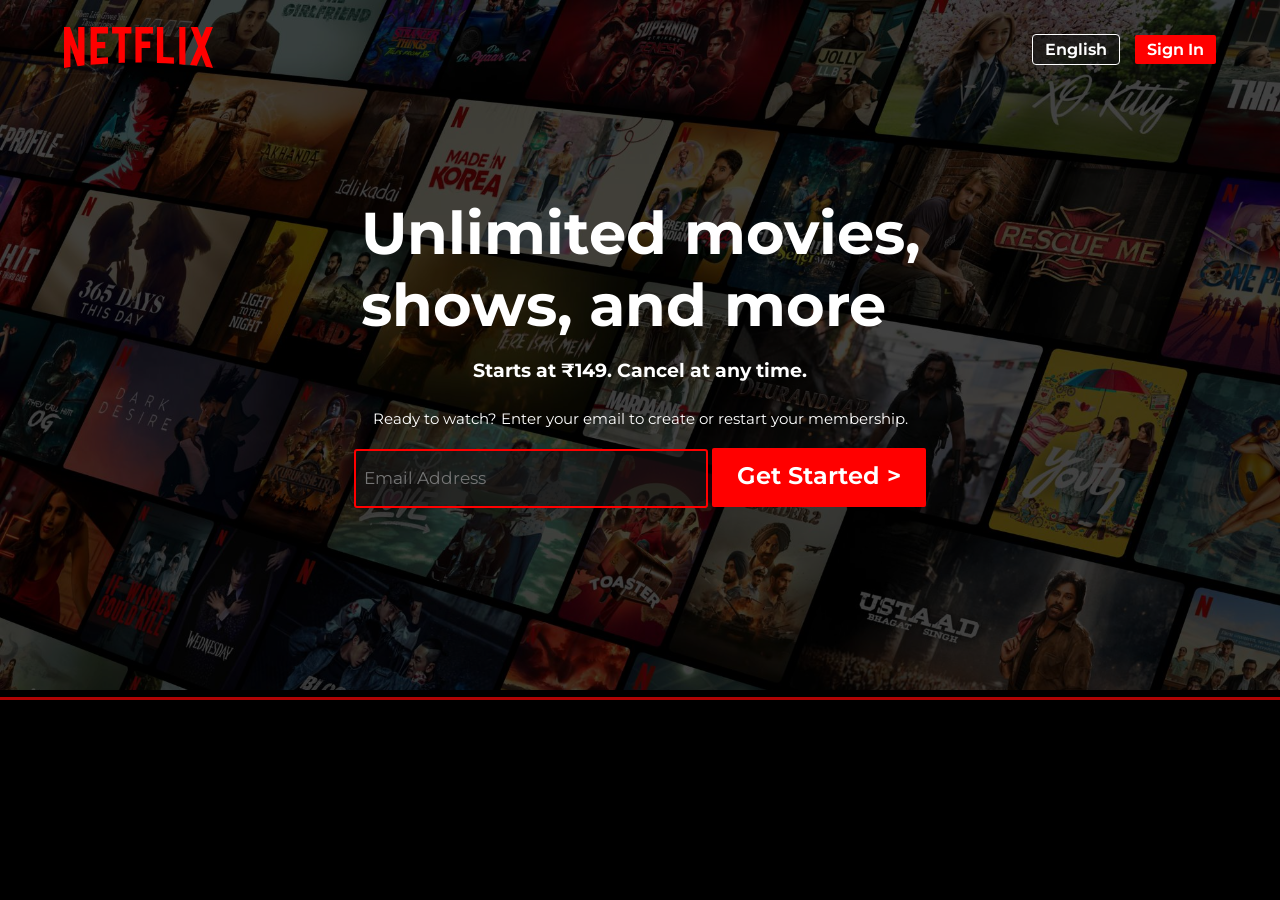
<file: index.html>
<!DOCTYPE html>
<html lang="en">

<head>
    <meta charset="UTF-8">
    <meta name="viewport" content="width=device-width, initial-scale=1.0">
    <title>Netflix-clone</title>
    <link rel="stylesheet" href="CSS/style.css">
    <link rel="icon" href="assets/images/favicon.ico">
</head>

<body>
    <div class="main">
        <div class="box"></div>

        <nav>
            <div class="logo">
                <img src="assets/images/logo.svg" alt="NETFLIX" />
            </div>

            <div class="nav-right">
                <button class="btn btn-lang">English</button>
                <a href="sign-in.html">
                    <button class="btn red-btn">Sign In</button>
                </a>
            </div>
        </nav>

        <div class="text">
            <h1 class="main-text"><b>Unlimited movies,<br>shows, and more</b></h1>
            <h5><b>Starts at ₹149. Cancel at any time.</b></h5>
            <h6>Ready to watch? Enter your email to create or restart your membership.</h6>
            <form action="sign-in.html">
                <input type="email" placeholder="  Email Address" required>
                    <button type="submit" class="btn red-btn gs">Get Started ></button>
            </form>
        </div>

        <div class="sep"></div>
    </div>
</body>

</html>
</file>
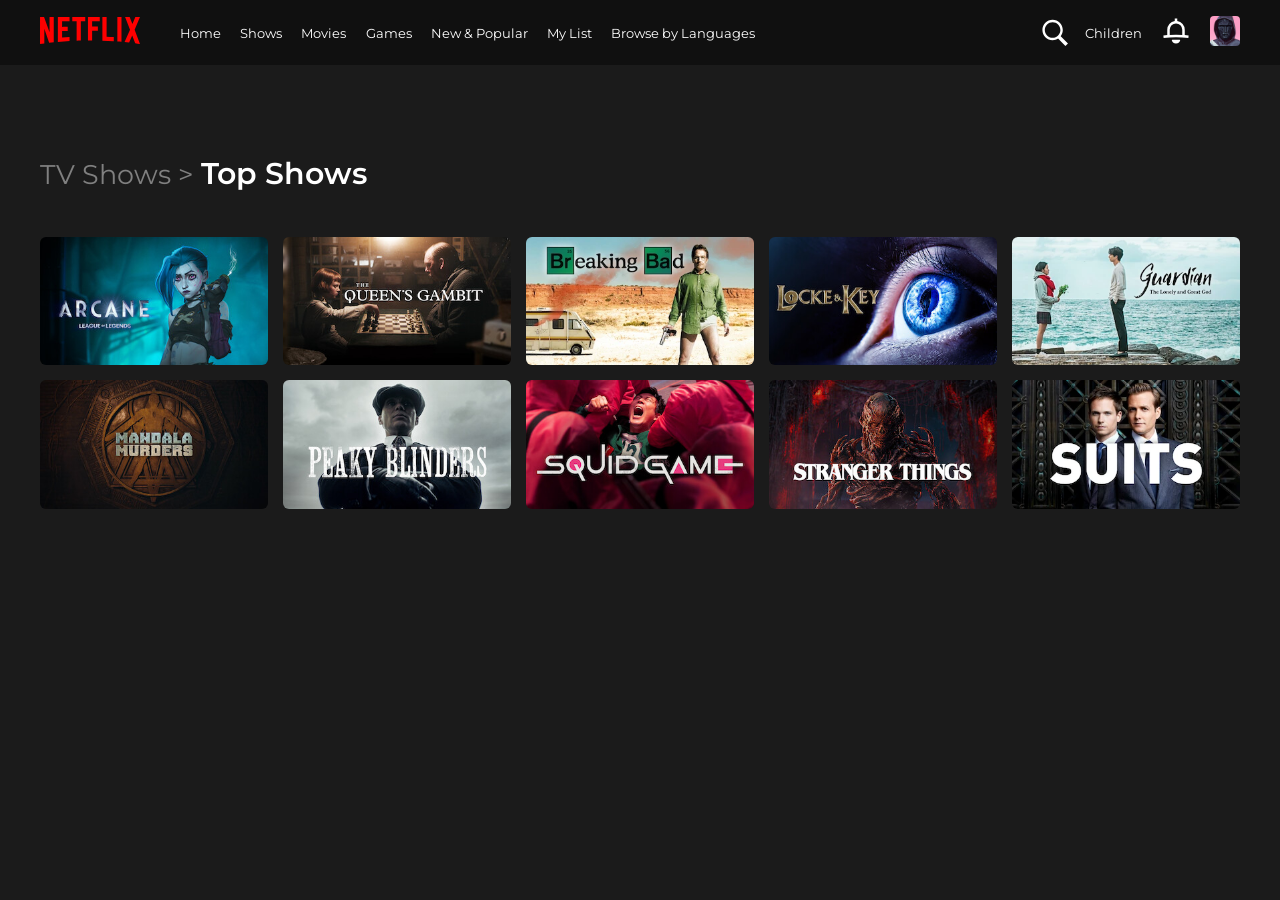
<file: frontman.html>
<!DOCTYPE html>
<html lang="en">

<head>
    <meta charset="UTF-8">
    <meta name="viewport" content="width=device-width, initial-scale=1.0">
    <title>Netlfix-clone/Profile-Frontman</title>
    <link rel="stylesheet" href="CSS/common.css">
    <link rel="icon" href="assets/images/favicon.ico">
</head>

<body onload="checkprof(2)">


    <nav>
        <ul>
            <li class="logo"><a href="index.html"><img src="assets/images/logo.svg" alt="NETFLIX" width="100px" /></a>
            </li>
            <li><button class="btn1">Home</button></li>
            <li><button class="btn">Shows</button></li>
            <li><button class="btn">Movies</button></li>
            <li><button class="btn">Games</button></li>
            <li><button class="btn">New & Popular</button></li>
            <li><button class="btn">My List</button></li>
            <li><button class="btn">Browse by Languages</button></li>
            <li class="search"><img src="assets/images/search.svg" alt="search" width="30px" /></li>
            <li><button class="btn">Children</button></li>
            <li><button class="noticon btn"><img src="assets/images/noticon.svg" alt="NOTIFICATION"
                        width="30px"></button></li>
            <div class="menu">
                <button class="pro"><img src="assets/images/proctp.png" alt="PROFILE"
                            width="30px" height="30px"></button>
                <div class="dropdown">
                    <a href="myprof.html"><img src="assets/images/onepeicep.png">Vivaan</a>
                    <a href="random.html"><img src="assets/images/redp.png">Random</a>
                    <p onclick="clear_loc()" class="logout">Logout</p>
                </div>
            </div>

        </ul>
    </nav>
    <div class="heading">
        <p class="genre">TV Shows > </p>
        <p class="title">Top Shows</p>
    </div>
    <div class="gallery">
        <img onclick="videoembed(0);" src="assets/images/arcane.jpg" alt="ARCANE" />
        <img onclick="videoembed(1);" src="assets/images/qeen_gmabit.jpg" alt="QUEEN'S-GAMBIT">
        <img onclick="videoembed(2);" src="assets/images/breaking-bad.jpg" alt="BREAKING-BAD">
        <img onclick="videoembed(3);" src="assets/images/lock&key.jpg" alt="L&K">
        <img onclick="videoembed(4);" src="assets/images/goblin.jpg" alt="GOBLIN">
        <img onclick="videoembed(5);" src="assets/images/mandala-murder.jpg" alt="MANDALA-MURDERS">
        <img onclick="videoembed(6);" src="assets/images/peaky.jpg" alt="PEAKY-BLINDERS">
        <img onclick="videoembed(7);" src="assets/images/squid-game.jpg" alt="SQUID-GAMES">
        <img onclick="videoembed(8);" src="assets/images/st.jpg" alt="STRANGER-THINGS">
        <img onclick="videoembed(9);" src="assets/images/suits.jpg" alt="SUITS">
    </div>

    <script src="script.js"></script>

</body>

</html>
</file>
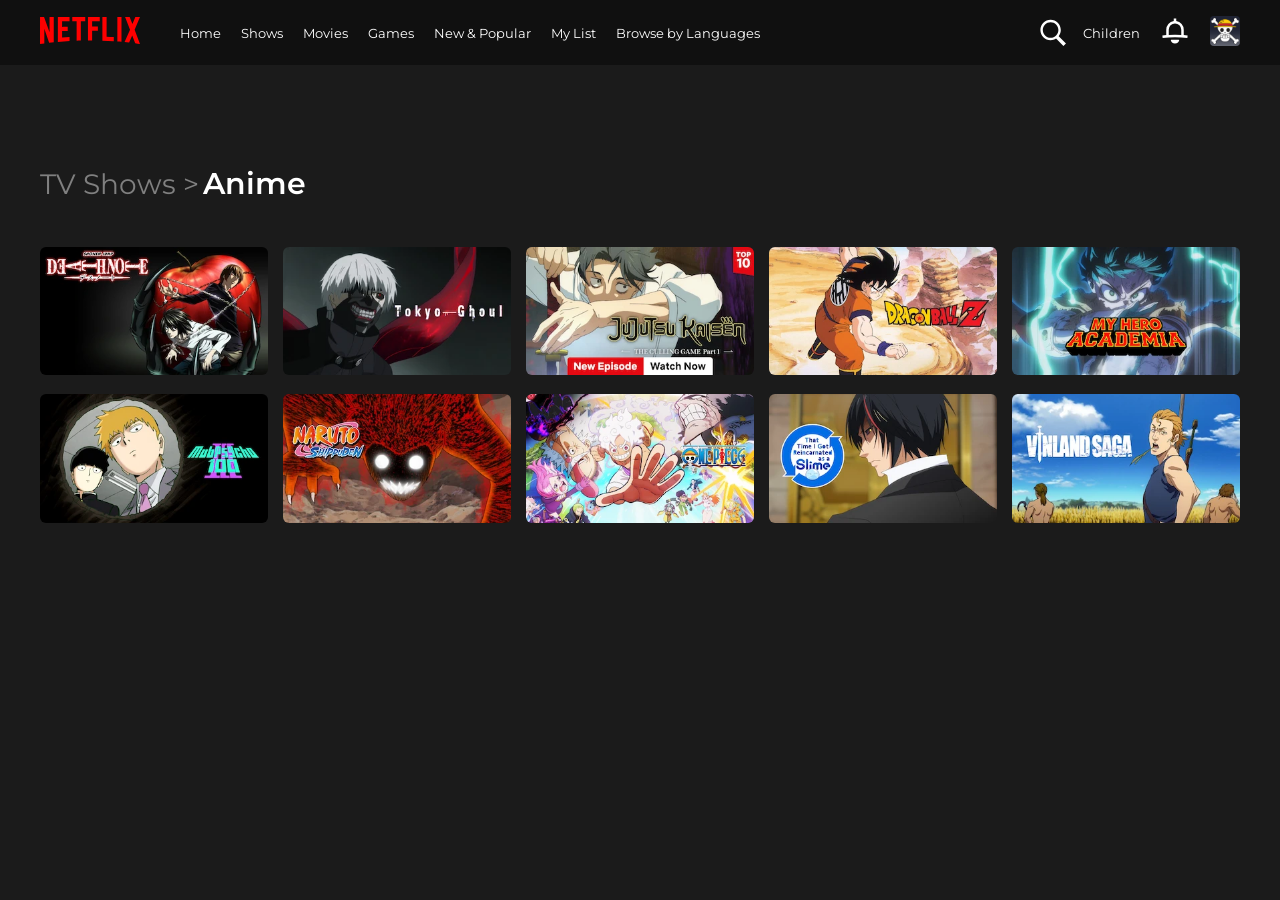
<file: home.html>
<!DOCTYPE html>
<html lang="en">

<head>
    <meta charset="UTF-8">
    <meta name="viewport" content="width=device-width, initial-scale=1.0">
    <title>Netlfix-clone/Home</title>
    <link rel="stylesheet" href="CSS/style2.css">
    <link rel="icon" href="assets/images/favicon.ico">
</head>

<body>


    <nav>
        <ul>
            <li class="logo"><a href="index.html"><img src="assets/images/logo.svg" alt="NETFLIX" width="100px" /></a></li>
            <li><button class="btn1">Home</button></li>
            <li><button class="btn">Shows</button></li>
            <li><button class="btn">Movies</button></li>
            <li><button class="btn">Games</button></li>
            <li><button class="btn">New & Popular</button></li>
            <li><button class="btn">My List</button></li>
            <li><button class="btn">Browse by Languages</button></li>
            <li class="search"><img src="assets/images/search.svg" alt="search" width="30px" /></li>
            <li><button class="btn">Children</button></li>
            <li><button class="noticon btn"><img src="assets/images/noticon.svg" alt="NOTIFICATION"
                        width="30px"></button></li>
            <li><button class="pro"><a href="profiles.html"><img src="assets/images/onepeicep.png" alt="PROFILE"
                            width="30px" height="30px"></a></button></li>
        </ul>
    </nav>
    <div class="heading">
        <p class="genre">TV Shows ></p>
        <p class="title">Anime</p>
    </div>
    <div class="gallery">
        <a href=""><img src="assets/images/death-note.jpg" alt="DEATH NOTE" /></a>
        <a href=""><img src="assets/images/ghoul.jpg" alt="TOKYO-GHOUL"></a>
        <a href=""><img src="assets/images/jjk.jpg" alt="JUJUTSU-KAISEN"></a>
        <a href=""><img src="assets/images/dragon-ball.jpg" alt="DRAGON-BALL-Z"></a>
        <a href=""><img src="assets/images/mha.jpg" alt="MHA"></a>
        <a href=""><img src="assets/images/mob-psycho.jpg" alt="MOB-PSYCHO"></a>
        <a href=""><img src="assets/images/naruto.jpg" alt="NARUTO"></a>
        <a href=""><img src="assets/images/one-piece.jpg" alt="ONE-PIECE"></a>
        <a href=""><img src="assets/images/slime.jpg" alt="SLIME"></a>
        <a href=""><img src="assets/images/vinland.jpg" alt="VINLAND"></a>
    </div>


</body>
</html>
</file>
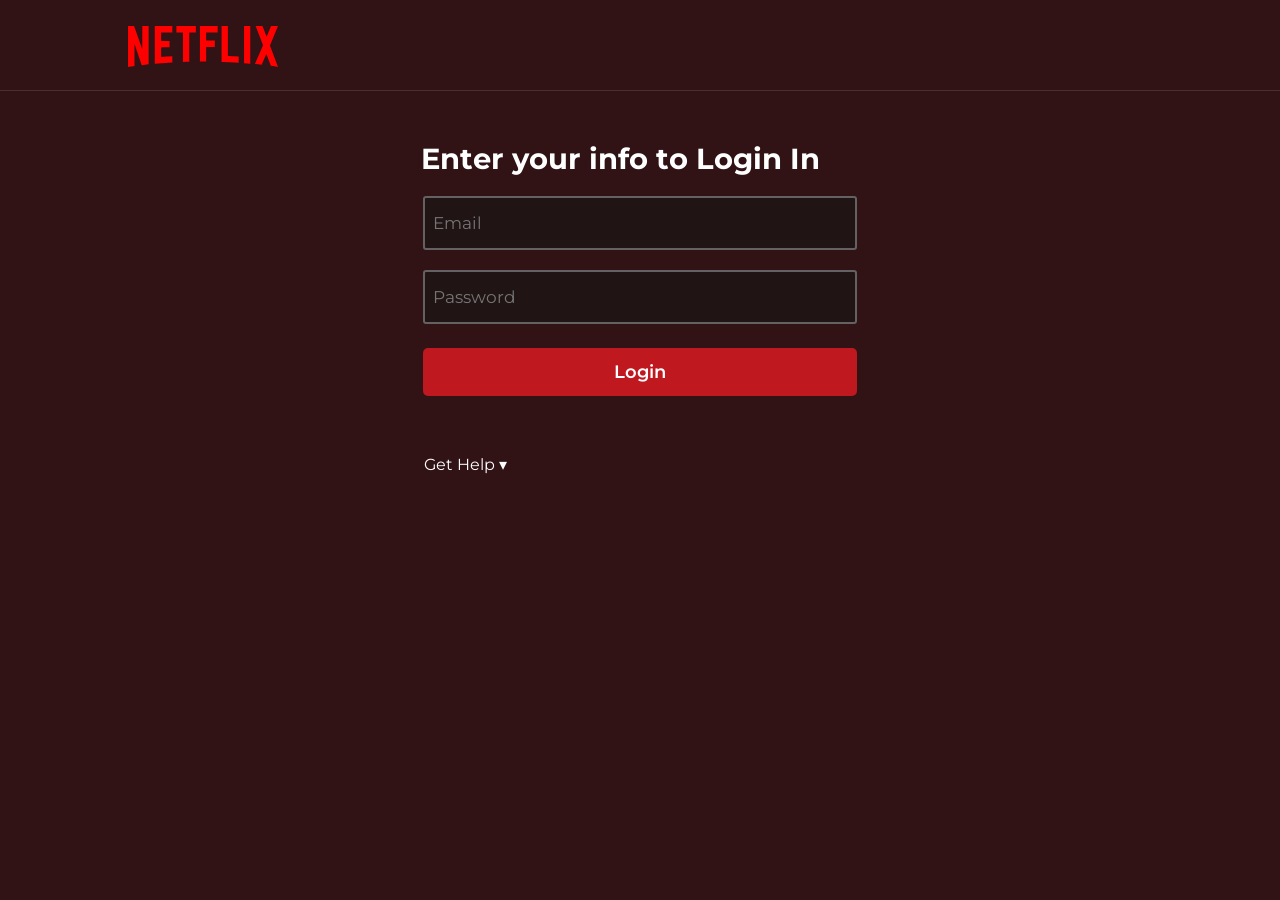
<file: login.html>
<!DOCTYPE html>
<html lang="en">

<head>
    <meta charset="UTF-8">
    <meta name="viewport" content="width=device-width, initial-scale=1.0">
    <title>Netflix-clone/Login</title>
    <link rel="icon" href="assets/images/favicon.ico">
    <link rel="stylesheet" href="CSS/login.css">
</head>

<body onload="get_mail();">
    <nav>
        <ul>
            <li class="logo"><a href="index.html"><img src="assets/images/logo.svg" alt="NETFLIX" width="150px" /></a>
            </li>
        </ul>
    </nav>
    <div class="sepa"></div>
    <div class="res">
        <h1 class="main-text" id="text">Enter your info to Login In</h1>
        <form>
            <input type="email" class="email" placeholder="  Email" required value="" id="mail"><br>
            <input type="password" class="pass" id="passwd" placeholder="  Password" required>
            <div class="btn">
                <input type="button" class="con" id="email" value="Login" onclick="login()">

            </div>
        </form>

        <div class="dropdown">
            <p class="menuBtn">Get Help ▾</p>

            <div class="menu">
                <p class="list">Use the Password</p>
                <p class="list">Use the Code</p>
            </div>
        </div>
    </div>

    <script src="script.js"></script>
</body>

</html>
</file>
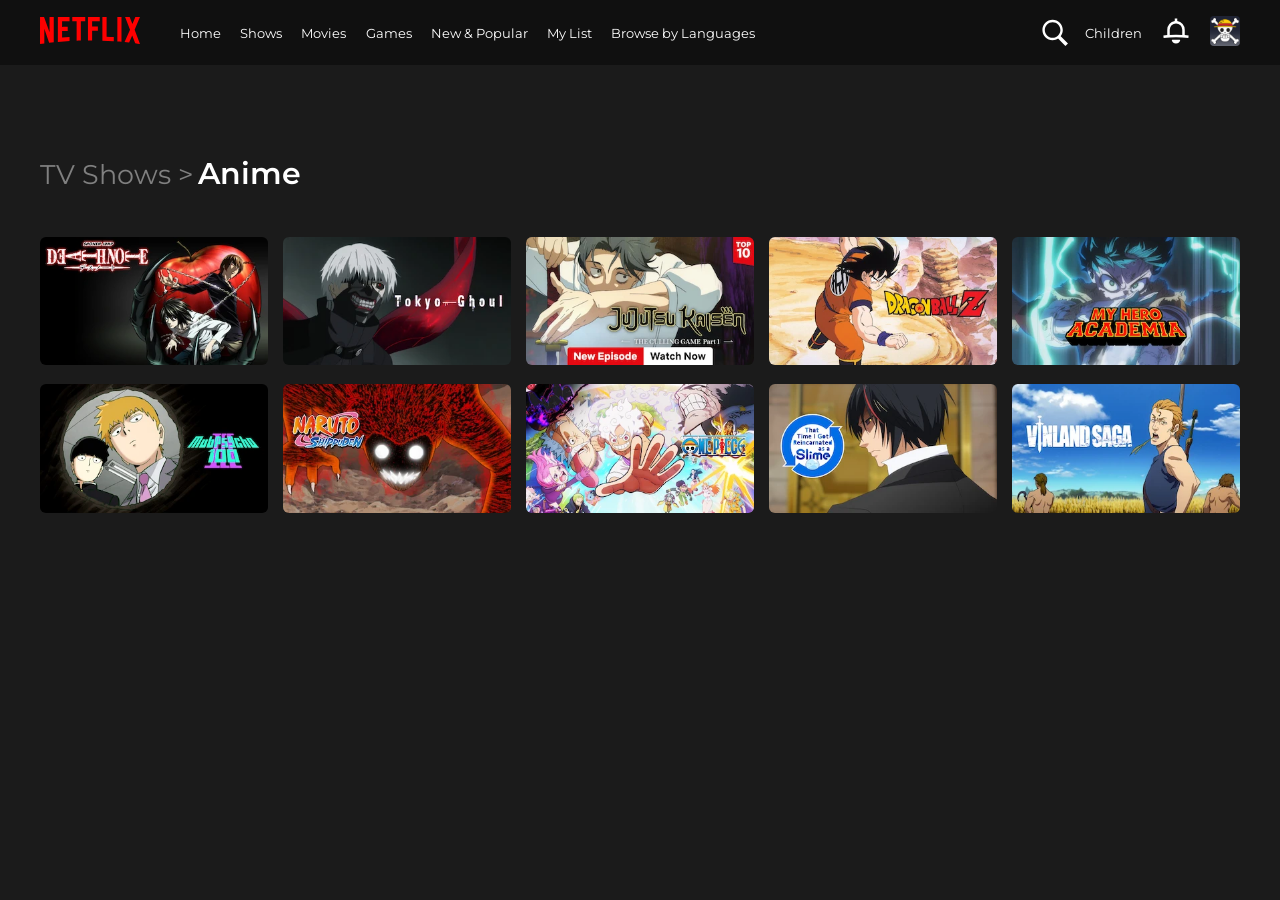
<file: myprof.html>
<!DOCTYPE html>
<html lang="en">

<head>
    <meta charset="UTF-8">
    <meta name="viewport" content="width=device-width, initial-scale=1.0">
    <title>Netlfix-clone/Profile-Vivaan</title>
    <link rel="stylesheet" href="CSS/common.css">
    <link rel="icon" href="assets/images/favicon.ico">
</head>

<body onload="checkprof(1)">


    <nav>
        <ul>
            <li class="logo"><a href="index.html"><img src="assets/images/logo.svg" alt="NETFLIX" width="100px" /></a>
            </li>
            <li><button class="btn1">Home</button></li>
            <li><button class="btn">Shows</button></li>
            <li><button class="btn">Movies</button></li>
            <li><button class="btn">Games</button></li>
            <li><button class="btn">New & Popular</button></li>
            <li><button class="btn">My List</button></li>
            <li><button class="btn">Browse by Languages</button></li>
            <li class="search"><img src="assets/images/search.svg" alt="search" width="30px" /></li>
            <li><button class="btn">Children</button></li>
            <li><button class="noticon btn"><img src="assets/images/noticon.svg" alt="NOTIFICATION"
                        width="30px"></button></li>
            <div class="menu">
                <button class="pro"><img src="assets/images/onepeicep.png" alt="PROFILE" width="30px"
                        height="30px"></button>
                <div class="dropdown">
                    <a href="frontman.html"><img src="assets/images/proctp.png">Frontman</a>
                    <a href="random.html"><img src="assets/images/redp.png">Random</a>
                    <p onclick="clear_loc()" class="logout">Logout</p>
                </div>
            </div>
        </ul>
    </nav>
    <div class="heading">
        <p class="genre">TV Shows ></p>
        <p class="title">Anime</p>
    </div>
    <div class="gallery">
        <a onclick="videoembed(0);"><img src="assets/images/death-note.jpg" alt="DEATH NOTE" /></a>
        <a onclick="videoembed(1);"><img src="assets/images/ghoul.jpg" alt="TOKYO-GHOUL"></a>
        <a onclick="videoembed(2);"><img src="assets/images/jjk.jpg" alt="JUJUTSU-KAISEN"></a>
        <a onclick="videoembed(3);"><img src="assets/images/dragon-ball.jpg" alt="DRAGON-BALL-Z"></a>
        <a onclick="videoembed(4);"><img src="assets/images/mha.jpg" alt="MHA"></a>
        <a onclick="videoembed(5);"><img src="assets/images/mob-psycho.jpg" alt="MOB-PSYCHO"></a>
        <a onclick="videoembed(6);"><img src="assets/images/naruto.jpg" alt="NARUTO"></a>
        <a onclick="videoembed(7);"><img src="assets/images/one-piece.jpg" alt="ONEbPIECE"></a>
        <a onclick="videoembed(8);"><img src="assets/images/slime.jpg" alt="SLIME"></a>
        <a onclick="videoembed(9);"><img src="assets/images/vinland.jpg" alt="VINLAND"></a>
    </div>


    <script src="script.js"></script>
</body>

</html>
</file>
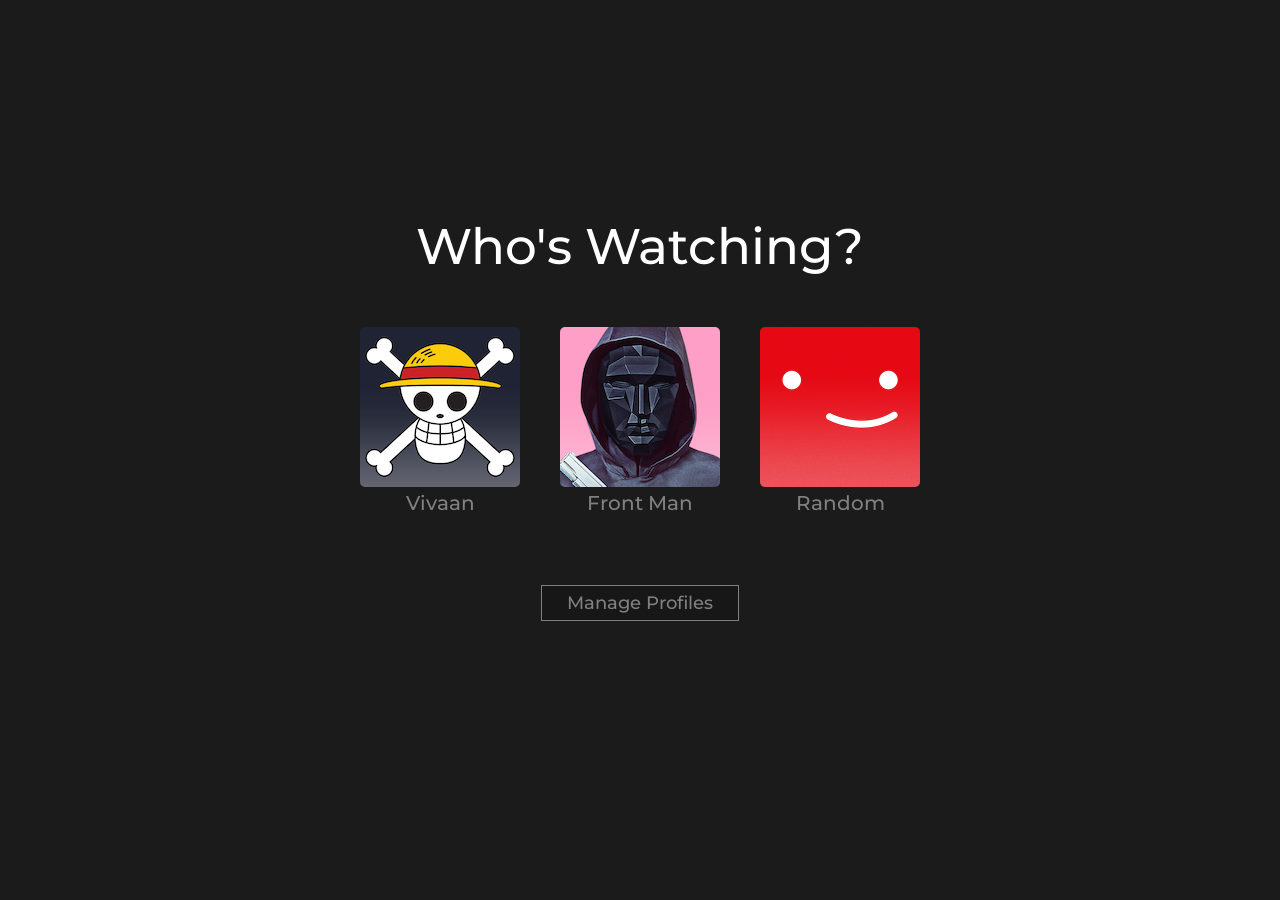
<file: profiles.html>
<!DOCTYPE html>
<html lang="en">

<head>
    <meta charset="UTF-8">
    <meta name="viewport" content="width=device-width, initial-scale=1.0">
    <title>Netflix-clone/Profiles</title>
    <link rel="icon" href="assets/images/favicon.ico">
    <link rel="stylesheet" href="CSS/profile.css">
</head>

<body onload="localStorage.removeItem('usrMail');">
    <div class="watch">
        Who's Watching?
    </div>
    <div class="prof">
        <div class="p1"><a href="myprof.html"><img src="assets/images/onepeicep.png" alt="ONE-PIECE"></a>
            <p>Vivaan</p>
        </div>
        <div class="p2"><a href="frontman.html"><img src="assets/images/proctp.png" alt="SQUID-GAMES"></a>
            <p>Front Man</p>
        </div>
        <div class="p3"><a href="random.html"><img src="assets/images/redp.png" alt="FACE" width="160px"></a>
            <p>Random</p>
        </div>
    </div>

    <div class="align"><button class="btn">Manage Profiles</button></div>
    <script src="script.js"></script>
</body>

</html>
</file>
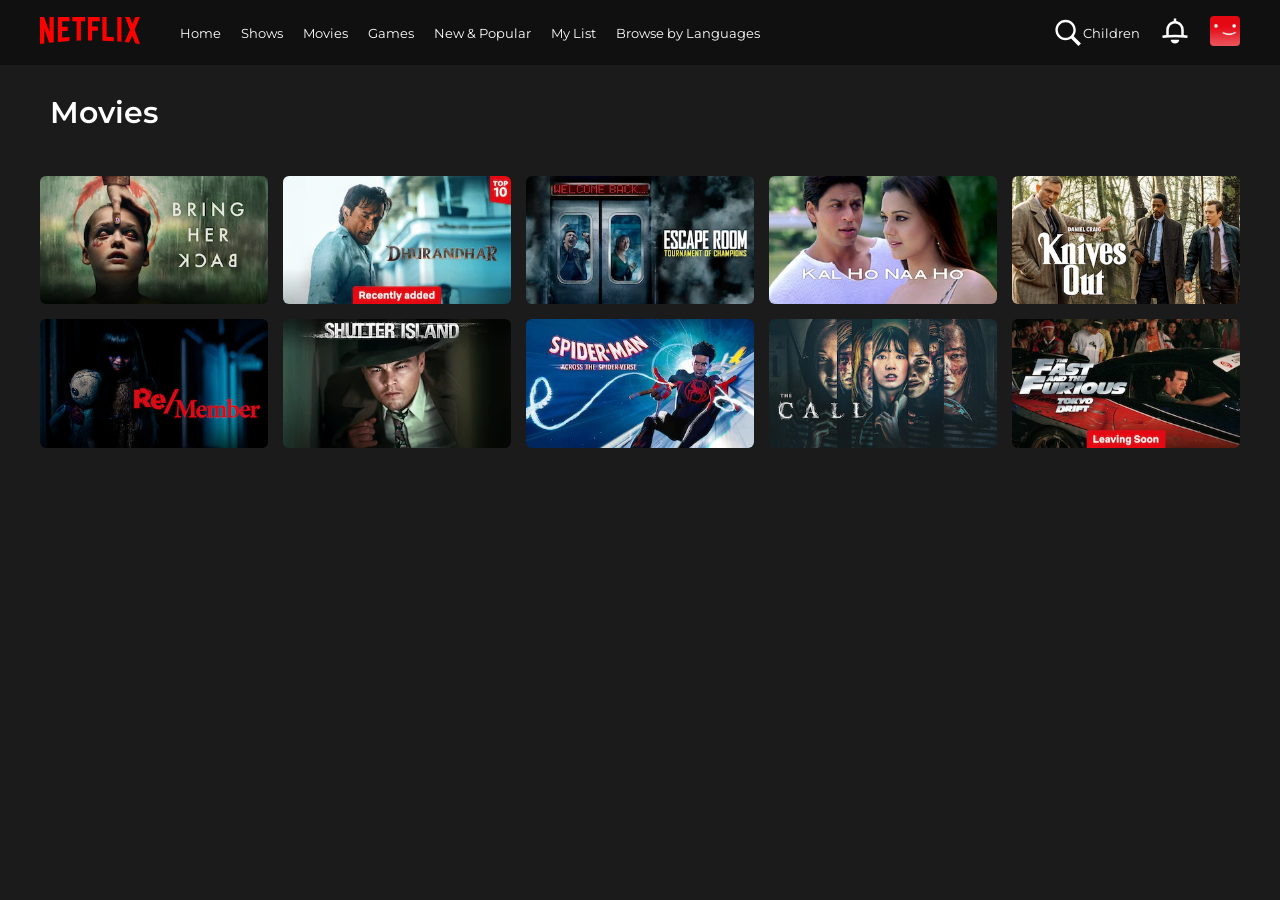
<file: random.html>
<!DOCTYPE html>
<html lang="en">

<head>
    <meta charset="UTF-8">
    <meta name="viewport" content="width=device-width, initial-scale=1.0">
    <title>Netlfix-clone/Profile-Random</title>
    <link rel="stylesheet" href="CSS/random.css">
    <link rel="icon" href="assets/images/favicon.ico">
</head>

<body onload="checkprof(3)">


    <nav>
        <ul>
            <li class="logo"><a href="index.html"><img src="assets/images/logo.svg" alt="NETFLIX" width="100px" /></a>
            </li>
            <li><button class="btn1">Home</button></li>
            <li><button class="btn">Shows</button></li>
            <li><button class="btn">Movies</button></li>
            <li><button class="btn">Games</button></li>
            <li><button class="btn">New & Popular</button></li>
            <li><button class="btn">My List</button></li>
            <li><button class="btn">Browse by Languages</button></li>
            <li class="search"><img src="assets/images/search.svg" alt="search" width="30px" /></li>
            <li><button class="btn">Children</button></li>
            <li><button class="noticon btn"><img src="assets/images/noticon.svg" alt="NOTIFICATION"
                        width="30px"></button></li>
            <div class="menu">
                <button class="pro"><img src="assets/images/redp.png" alt="PROFILE" width="30px" height="30px"></button>
                <div class="dropdown">
                    <a href="myprof.html"><img src="assets/images/onepeicep.png">Vivaan</a>
                    <a href="frontman.html"><img src="assets/images/proctp.png">Frontman</a>
                    <p onclick="clear_loc()" class="logout">Logout</p>
                </div>
            </div>

        </ul>
    </nav>
    <div class="heading">
        <p class="title">Movies</p>
    </div>
    <div class="gallery">
        <img onclick="videoembed(0);" src="assets/images/bring-her-back.jpg" alt="BRING-HER-BACK" />
        <img onclick="videoembed(1);" src="assets/images/dhurandhar.jpg" alt="DHURANDHAR">
        <img onclick="videoembed(2);" src="assets/images/escape-room.jpg" alt="ESCAPE-ROOM">
        <img onclick="videoembed(3);" src="assets/images/kal-ho-na-ho.jpg" alt="KAL-HO-NA-HO">
        <img onclick="videoembed(4);" src="assets/images/knives-out.jpg" alt="KNIVES-OUT">
        <img onclick="videoembed(5);" src="assets/images/remember.jpg" alt="RE/MEMBER">
        <img onclick="videoembed(6);" src="assets/images/shutter-island.jpg" alt="SHUTTER-ISLAND">
        <img onclick="videoembed(7);" src="assets/images/spoder-man.jpg" alt="SPIDER-MAN">
        <img onclick="videoembed(8);" src="assets/images/the-call.jpg" alt="THE-CALL">
        <img onclick="videoembed(9);" src="assets/images/tokyo-drift.jpg" alt="TOKYO-DRIFT">
    </div>


    <script src="script.js"></script>
</body>

</html>
</file>
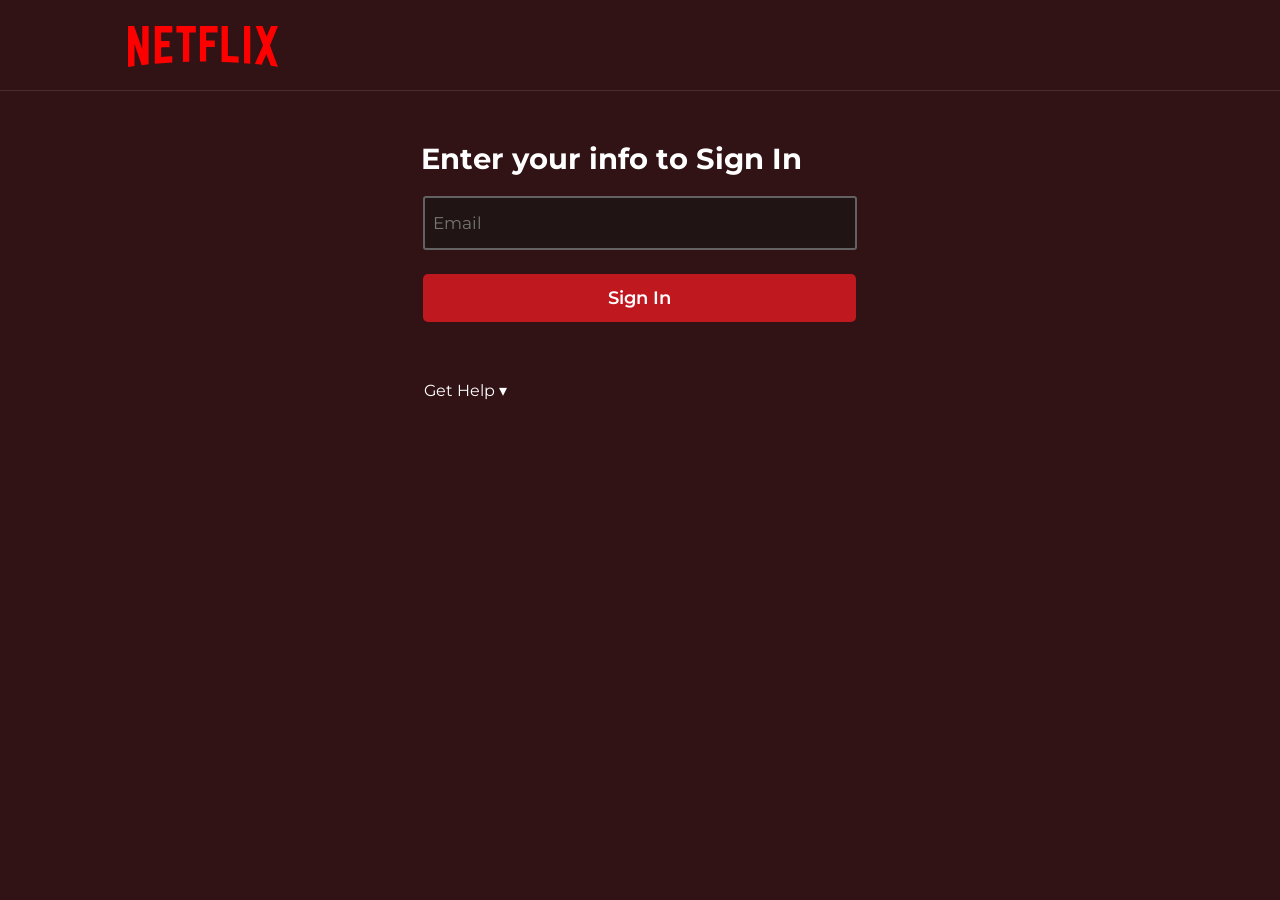
<file: sign-in.html>
<!DOCTYPE html>
<html lang="en">

<head>
    <meta charset="UTF-8">
    <meta name="viewport" content="width=device-width, initial-scale=1.0">
    <title>Netflix-clone/Sign-in</title>
    <link rel="icon" href="assets/images/favicon.ico">
    <link rel="stylesheet" href="CSS/login.css">
</head>

<body>
    <nav>
        <ul>
            <li class="logo"><a href="index.html"><img src="assets/images/logo.svg" alt="NETFLIX" width="150px" /></a>
            </li>
        </ul>
    </nav>
    <div class="sepa"></div>
    <div class="res">
        <h1 class="main-text">Enter your info to Sign In</h1>
        <form action="null">
            <input type="email" class="email" id="mail" placeholder="  Email" required>
            <div class="btn">
                <input type="button" class="signin" id="email" value="Sign In" onclick="is_empty(); save_mail();">

            </div>
        </form>

        <div class="dropdown">
            <p class="menuBtn">Get Help ▾</p>

            <div class="menu">
                <p class="list">Use the Password</p>
                <p class="list">Use the Code</p>
            </div>
        </div>
    </div>

    <script src="script.js"></script>
</body>

</html>
</file>
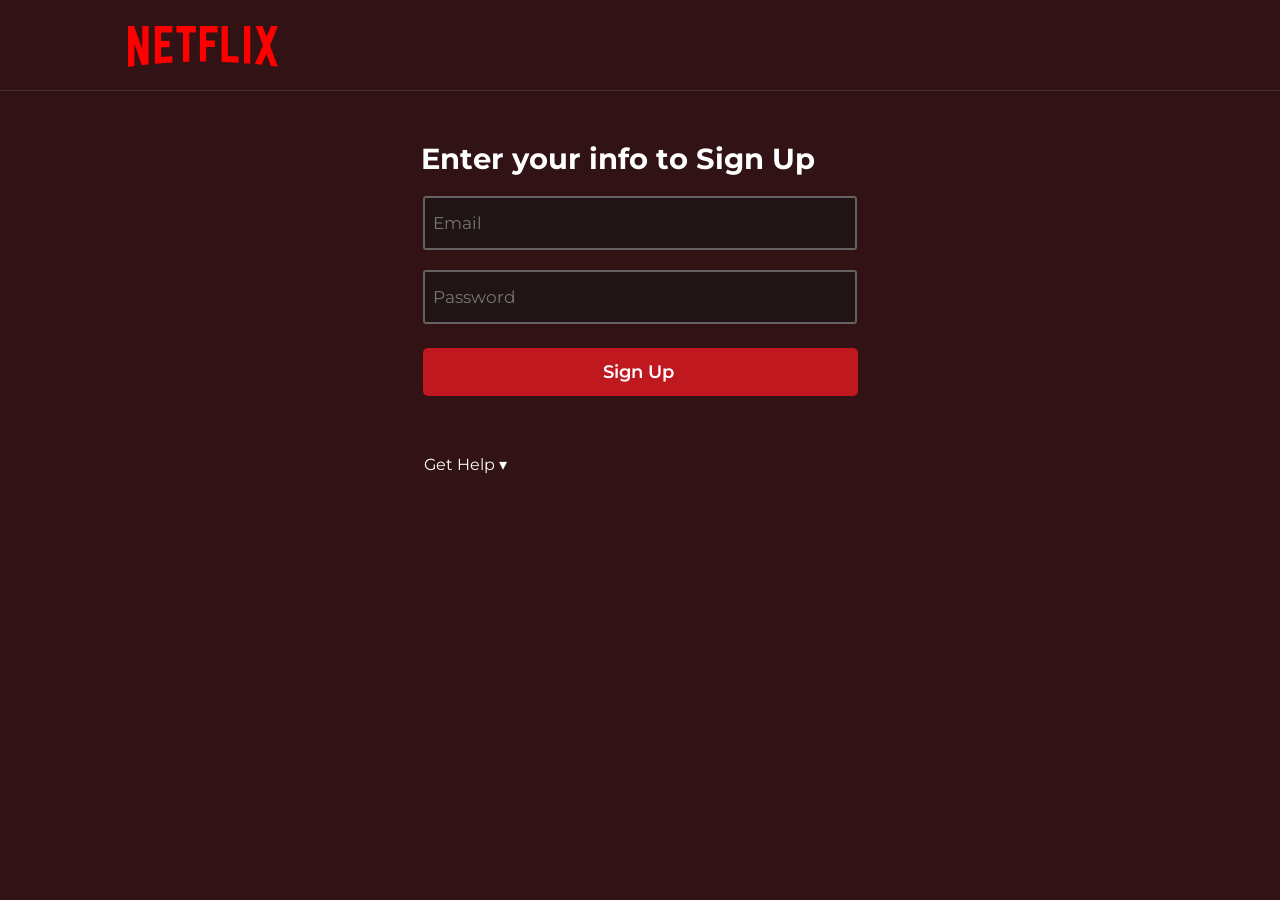
<file: sign-up.html>
<!DOCTYPE html>
<html lang="en">

<head>
    <meta charset="UTF-8">
    <meta name="viewport" content="width=device-width, initial-scale=1.0">
    <title>Netflix-clone/Sign-Up</title>
    <link rel="icon" href="assets/images/favicon.ico">
    <link rel="stylesheet" href="CSS/login.css">
</head>

<body onload="get_mail();">
    <nav>
        <ul>
            <li class="logo"><a href="index.html"><img src="assets/images/logo.svg" alt="NETFLIX" width="150px" /></a>
            </li>
        </ul>
    </nav>
    <div class="sepa"></div>
    <div class="res">
        <h1 class="main-text" id="text">Enter your info to Sign Up</h1>
        <form>
            <input type="email" class="email" placeholder="  Email" required value="" id="mail"><br>
            <input type="password" class="pass" id="passwd" placeholder="  Password" required>
            <div class="btn">
                <input type="button" class="signup" id="email" value="Sign Up" onclick="signup()">

            </div>
        </form>

        <div class="dropdown">
            <p class="menuBtn">Get Help ▾</p>

            <div class="menu">
                <p class="list">Use the Password</p>
                <p class="list">Use the Code</p>
            </div>
        </div>
    </div>

    <script src="script.js"></script>
</body>

</html>
</file>
<file: CSS/style.css>
@import url('https://fonts.googleapis.com/css2?family=Montserrat:wght@100..900&display=swap');

* {
    padding: 0;
    margin: 0;
    font-family: 'Montserrat', sans-serif;
}

body {
    background-color: black;
    overflow-y: scroll;
}

.main {
    background-image: url(../assets/images/backdrop.jpg);
    background-size: cover;
    height: 43.1rem;
    /*690px*/
    position: relative;
}

.box {
    height: 43.1rem;
    /*690px*/
    width: 100%;
    position: absolute;
    background-color: black;
    opacity: .65;
    top: 0;
}


nav {
    height: 6.2rem;
    /*100*/
    display: flex;
    justify-content: space-between;
    align-items: center;
    padding: 0 5%;
    position: relative;
    z-index: 10;
    margin-bottom: 10px;
}

.logo img {
    width: 9.3rem;
    /*150*/
}

.nav-right {
    display: flex;
    align-items: center;
    gap: 15px;
}


.text {
    position: relative;
    height: 65%;
    padding-top: 1.5rem;
    /*25*/
    display: flex;
    align-items: center;
    justify-content: center;
    flex-direction: column;
    color: white;
}

.main-text {
    font-size: 3.7rem; /*60*/
    font-weight: 1000;
}

h5 {
    margin: 17px;
    font-size: 1.2rem;
    /*20*/
    font-weight: 500;
}

h6 {
    margin: 10px;
    font-weight: 400;
    font-size: 15px;
    margin-bottom: 20px;
}

input {
    height: 55px; /*55*/
    width: 350px; /*350*/
    font-size: 17px;
    background: rgba(20, 20, 20, 0.6);
    color: white;
    border: 2px solid red;
    border-radius: 3px;
    margin-bottom: 10px;
}


.btn {
    color: white;
    font-size: medium;
    padding: 5px 12px;
    font-weight: 650;
    border-radius: 2px;
    border: none;
    cursor: pointer;
}

.btn-lang {
    background: rgba(20, 20, 20, 0.6);
    border: 1px solid;
    border-radius: 4px;
}

.red-btn {
    background-color: red;
}

.gs {
    padding: 13px 25px 17px 25px;
    font-size: x-large;
}


.sep {
    height: 3px;
    background: rgb(174, 3, 3);
    margin-top: 7.2rem;
    /*116*/
}
</file>
<file: CSS/common.css>
@import url('https://fonts.googleapis.com/css2?family=Montserrat:ital,wght@0,100..900;1,100..900&display=swap');

* {
    padding: 0;
    margin: 0;
    font-family: 'Montserrat', sans-serif;
    box-sizing: border-box;
}

body {
    background-color: #1b1b1b;
    overflow-y: auto;
}

nav {
    height: 65px;
    background-color: #101010;
    width: 100%;
}

nav ul {
    display: flex;
    align-items: center;
    list-style: none;
    padding: 0 40px;
    height: 100%;
    width: 100%;
}

.logo {
    margin-right: 2.5rem;
    /*40*/
}

.btn,
.btn1 {
    background: transparent;
    color: white;
    border: none;
    cursor: pointer;
    margin-right: 1.2rem;
    /*20*/
}

.btn:hover,
.btn1:hover {
    color: rgb(187, 185, 185);
}


.search {
    margin-left: auto;
    margin-right: 15px;
    display: flex;
    align-items: center;
    gap: 20px;
}

.noticon {
    filter: invert(1);
    cursor: pointer;
}

.pro {
    border: none;
    background: transparent;
    cursor: pointer;
}

.pro img {
    display: block;
    border-radius: 4px;
}


.gallery {
    display: grid;
    grid-template-columns: repeat(5, 1fr);
    gap: 15px;
    padding: 20px 40px;
    margin-top: 25px;
    overflow: visible;
}

.gallery img {
    width: 100%;
    border-radius: 6px;
    cursor: pointer;
    transition: 0.3s;
}

.gallery img:hover {
    transform: scale(1.1);
    z-index: 2;
}

.genre,
.title {
    display: inline;
}

.title {
    font-size: 30px;
    font-weight: 600;
    color: white;
}

.heading {
    margin-top: 10vh;
}

.genre {
    color: grey;
    font-size: 1.7rem;
    margin-left: 2.5rem;
}


.menu {
    position: relative;
    display: inline-block;
}

.dropdown {
    display: none;
    position: absolute;
    right: 0;
    background-color: rgb(24, 23, 23);
    min-width: 220px;
    padding: 10px;
}

.dropdown a , .logout{
    display: flex;
    align-items: center;
    color: white;
    gap: 10px;
    text-decoration: none;
    padding: 10px;
}

.dropdown a:hover , .logout:hover{
    background-color: grey;
}

.dropdown img {
    width: 30px;
    height: 30px;
    border-radius: 4px;
}

.menu:hover .dropdown {
    display: block;
}

.logout{
    cursor: pointer;
}
</file>
<file: CSS/style2.css>
@import url('https://fonts.googleapis.com/css2?family=Montserrat:ital,wght@0,100..900;1,100..900&display=swap');

* {
    padding: 0;
    margin: 0;
    font-family: 'Montserrat', sans-serif;
    box-sizing: border-box;
}

body {
    background-color: #1b1b1b;
    overflow-y: auto;
}

nav {
    height: 65px;
    background-color: #101010;
}

nav ul {
    display: flex;
    align-items: center;
    list-style: none;
    padding: 0 40px;
    height: 100%;
}

.logo {
    margin-right: 40px;
}

.btn,
.btn1 {
    background: transparent;
    color: white;
    border: none;
    cursor: pointer;
    margin-right: 20px;
}

.btn:hover,
.btn1:hover {
    color: rgb(187, 185, 185);
}


.search {
    margin-left: auto;
    margin-right: 15px;
    display: flex;
    align-items: center;
    gap: 20px;
}

.noticon {
    filter: invert(1);
    cursor: pointer;
}

.pro {
    border: none;
    background: transparent;
    cursor: pointer;
}

.pro img {
    display: block;
    border-radius: 4px;
}


.gallery {
  display: grid;
  grid-template-columns: repeat(5, 1fr);
  gap: 15px;
  padding: 20px 40px;
  margin-top: 25px;
  overflow: visible;
}

.gallery img {
  width: 100%;
  border-radius: 6px;
  cursor: pointer;
  transition: 0.3s;
}

.gallery img:hover {
  transform: scale(1.1);
  z-index: 2;
}

.genre,
.title {
    display: inline;
}

.title {
    font-size: 30px;
    font-weight: 600;
    color: white;
}

.heading {
    margin-top: 100px;
}

.genre{
    color: grey;
    font-size: 28px;
    margin-left: 40px;
}
</file>
<file: CSS/login.css>
@import url('https://fonts.googleapis.com/css2?family=Montserrat:ital,wght@0,100..900;1,100..900&display=swap');

* {
    padding: 0;
    margin: 0;
    font-family: 'Montserrat', sans-serif;

}

body {
    background-color: #311315;
}

nav {
    height: 50px;
    position: relative;
    background-color: #311315;
}

.logo {
    padding-left: 10%;
    padding-right: 60%;
    padding-top: 15px;
    margin-top: 11px;
    display: inline-block;
}

.sepa {

    height: 1px;
    background: #4b2e2f;
    margin-top: 40px;
}

.main-text {
    margin-top: 3.1rem;
    /*50*/
    margin-right: 1.2rem;
    font-size: 1.8rem;
    font-weight: 700;
    color: white;
    width: 100%;
    max-width: 600px;
    margin-left: 11.3rem;

}


h6 {
    color: #c3b9ba;
    font-weight: 400;
    font-size: 15px;
    margin-top: 10px;
    width: 100%;
    max-width: 600px;
    margin-left: 10.5rem;
}

.res {
    display: flex;
    flex-direction: column;
    justify-content: center;
    align-items: center;

}

.email, .pass{
    margin-top: 20px;
    /* margin-left: 493px; */
    height: 50px;
    width: 430px;
    font-size: 17px;
    background: rgba(20, 20, 20, 0.6);
    color: white;
    border-color: #636161;
    border-width: 2px;
    border-radius: 3px;
    border-style: solid;
}

.con {
    padding: 13px 191px 13px 191px;
    font-size: large;
    font-weight: 600;
    color: white;
    background-color: #c0181f;
    text-align: center;
    border: 1px none;
    border-radius: 5px;
    cursor: pointer;
}

.signin {
    padding: 13px 185px 13px 185px;
    font-size: large;
    font-weight: 600;
    color: white;
    background-color: #c0181f;
    text-align: center;
    border: 1px none;
    border-radius: 5px;
    cursor: pointer;
}

.signup {
    padding: 13px 184px 13px 180px;
    font-size: large;
    font-weight: 600;
    color: white;
    background-color: #c0181f;
    text-align: center;
    border: 1px none;
    border-radius: 5px;
    cursor: pointer;
}

.btn {
    margin-top: 24px;
}

p {
    color: white;
}

.list:hover,
.menu:hover {
    color: grey;
    cursor: pointer;
}

.menu {
    display: none;
    position: absolute;
    background: transparent;
    color: white;
    padding: 10px;
}

.dropdown:hover .menu {
    display: block;
}

.dropdown {
    margin-top: 3.7rem;
    width: 100%;
    max-width: 600px;
    margin-left: 10.5rem;
}

.mail {
    margin-top: 20px;
    height: 50px;
    width: 430px;
    font-size: 17px;
    background-color: rgba(183, 172, 172, 0.229);
    color: white;
}

.menuBtn:hover{
    cursor: pointer;
}
</file>
<file: CSS/profile.css>
@import url('https://fonts.googleapis.com/css2?family=Montserrat:ital,wght@0,100..900;1,100..900&display=swap');

* {
    padding: 0;
    margin: 0;
    font-family: 'Montserrat', sans-serif;

}

body {
    background-color: #1b1b1b;
}

.watch {
    display: flex;
    flex-direction: column;
    align-items: center;
    margin-top: 24vh; /*200px*/
    color: white;
    font-size: 50px;
    font-weight: 500;
}

.prof {
    display: flex;
    flex-direction: row;
    justify-content: center;
    align-items: center;
    gap: 40px;
}

.p1 img,
.p2 img,
.p3 img {
    align-items: center;
    margin-top: 50px;
    border: 1px none;
    border-radius: 5px;
    height: auto;
    cursor: pointer;
}

.align {
    display: flex;
    justify-content: center;
}

.btn {
    font-size: large;
    font-weight: 500;
    padding: 6px 25px;
    border: 1px solid grey;
    background: rgba(20, 20, 20, 0.6);
    color: grey;
    cursor: pointer;
}

p{
    text-align: center;
    color: grey;
    font-size: 20px;
    font-weight: 500;
    margin-bottom: 70px;
}

.p1 img:hover, .p2 img:hover, .p3 img:hover{
    border: 3px solid white;
}

.p1:hover p, .p2:hover p, .p3:hover p{
    color: white;
}

.btn:hover{
    color: white;
    border-color: white;
}
</file>
<file: CSS/random.css>
@import url('https://fonts.googleapis.com/css2?family=Montserrat:ital,wght@0,100..900;1,100..900&display=swap');

* {
    padding: 0;
    margin: 0;
    font-family: 'Montserrat', sans-serif;
    box-sizing: border-box;
}

body {
    background-color: #1b1b1b;
    overflow-y: auto;
}

nav {
    height: 65px;
    background-color: #101010;
    width: 100%;
}

nav ul {
    display: flex;
    align-items: center;
    list-style: none;
    padding: 0 40px;
    height: 100%;
    width: 100%;
}

.logo {
    margin-right: 2.5rem;
}

.btn,
.btn1 {
    background: transparent;
    color: white;
    border: none;
    cursor: pointer;
    margin-right: 20px;
}

.btn:hover,
.btn1:hover {
    color: rgb(187, 185, 185);
}


.search {
    margin-left: auto;
    display: flex;
    align-items: center;
    gap: 20px;
}

.noticon {
    filter: invert(1);
    cursor: pointer;
}

.pro {
    border: none;
    background: transparent;
    cursor: pointer;
}

.pro img {
    display: block;
    border-radius: 4px;
}


.gallery {
    display: grid;
    grid-template-columns: repeat(5, 1fr);
    gap: 15px;
    padding: 20px 40px;
    margin-top: 25px;
}

.gallery img {
    width: 100%;
    border-radius: 6px;
    cursor: pointer;
}

.gallery img:hover {
    transform: scale(1.08);
}

.title {
    display: inline;
}

.title {
    font-size: 30px;
    font-weight: 600;
    color: white;

}

.heading {
    margin-top: 1.8rem;
    margin-left: 3.1rem;
}


.menu {
    position: relative;
    display: inline-block;
}

.dropdown {
    display: none;
    position: absolute;
    right: 0;
    background-color: rgb(24, 23, 23);
    min-width: 220px;
    padding: 10px;
}

.dropdown a, .logout{
    display: flex;
    align-items: center;
    color: white;
    gap: 10px;
    text-decoration: none;
    padding: 10px;
}

.dropdown a:hover, .logout:hover{
    background-color: grey;
}

.dropdown img {
    width: 30px;
    height: 30px;
    border-radius: 4px;
}

.menu:hover .dropdown {
    display: block;
}

.logout{
    cursor: pointer;
}
</file>
